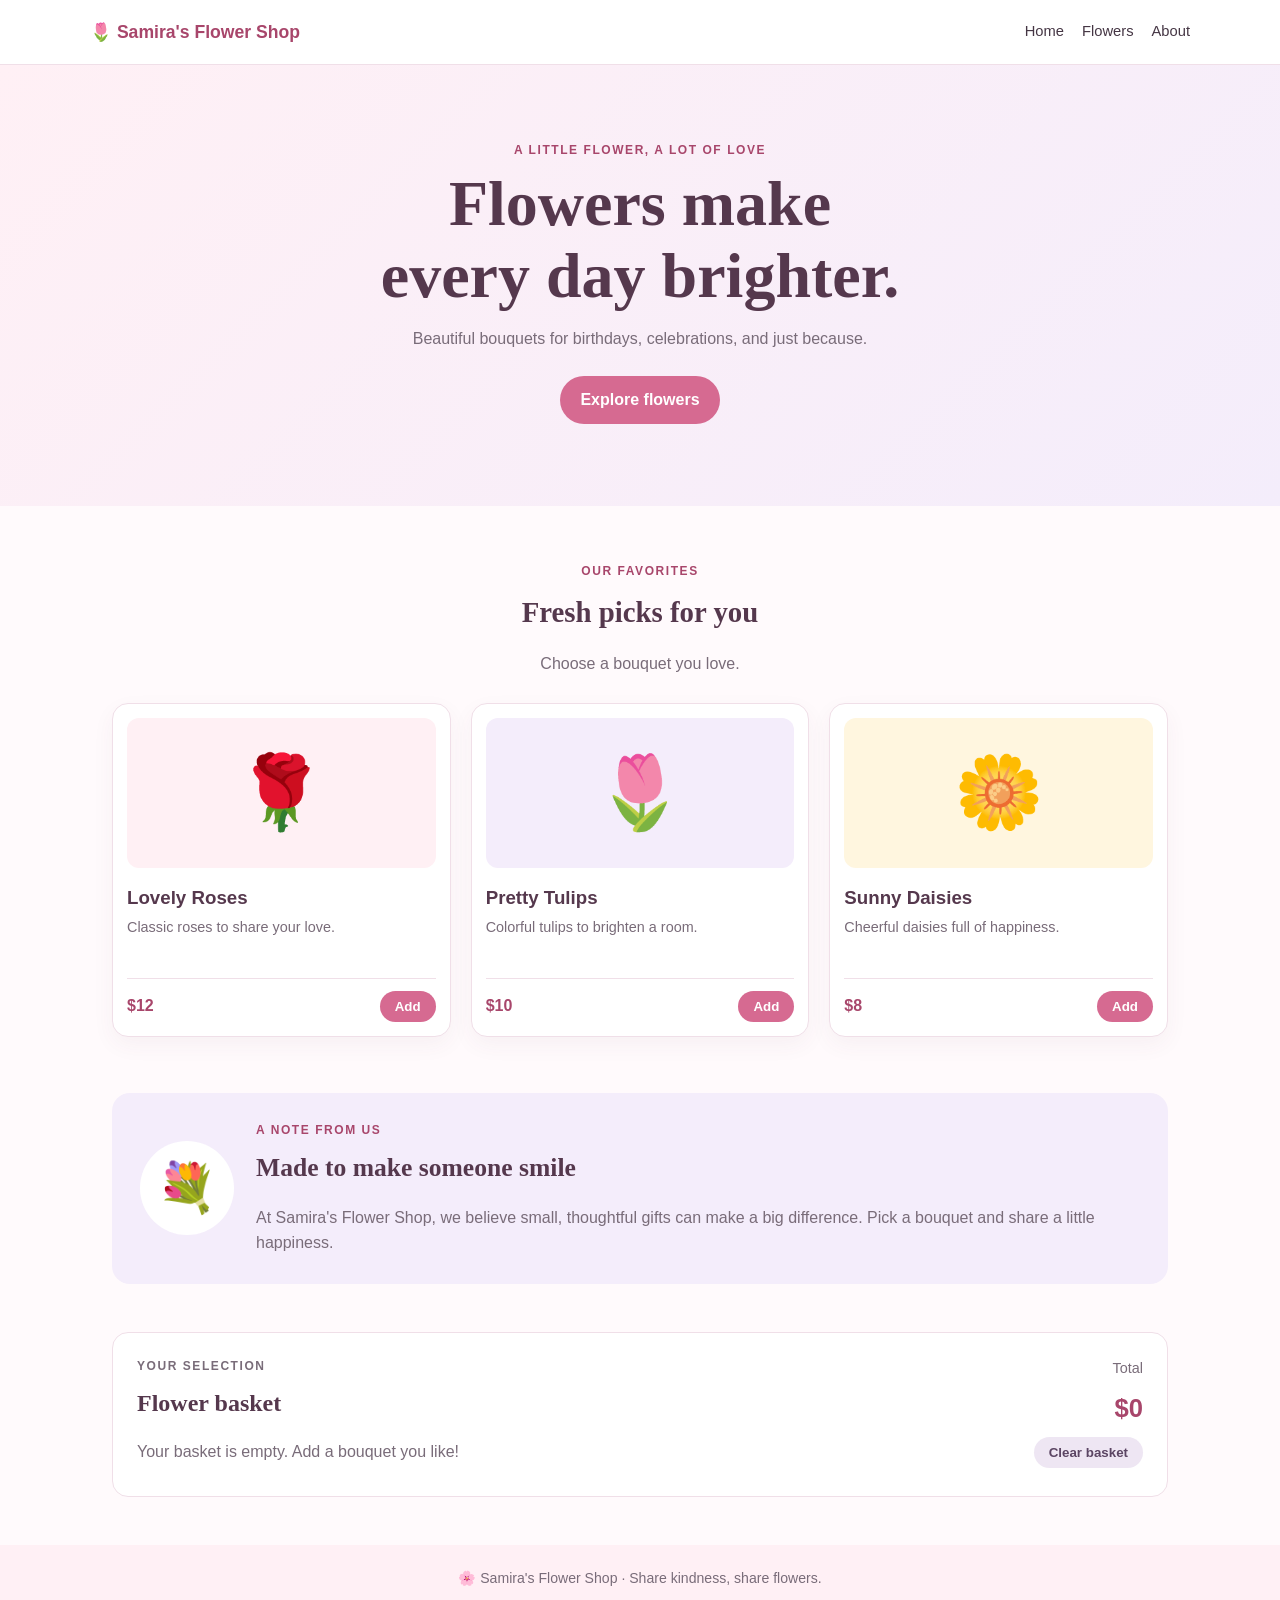
<file: index.html>
<!DOCTYPE html>
<html lang="en">
<head>
  <meta charset="UTF-8">
  <meta name="viewport" content="width=device-width, initial-scale=1.0">
  <title>Samira's Flower Shop</title>
  <link rel="stylesheet" href="style.css">
  <script src="script.js" defer></script>
</head>
<body>
  <header class="site-header">
    <a class="logo" href="#home">🌷 Samira's Flower Shop</a>
    <nav aria-label="Main navigation">
      <a href="#home">Home</a>
      <a href="#flowers">Flowers</a>
      <a href="#about">About</a>
    </nav>
  </header>

  <main>
    <section class="hero" id="home">
      <p class="eyebrow">A LITTLE FLOWER, A LOT OF LOVE</p>
      <h1>Flowers make<br>every day brighter.</h1>
      <p>Beautiful bouquets for birthdays, celebrations, and just because.</p>
      <a class="primary-button" href="#flowers">Explore flowers</a>
    </section>

    <section class="flowers-section" id="flowers">
      <div class="section-heading">
        <p class="eyebrow">OUR FAVORITES</p>
        <h2>Fresh picks for you</h2>
        <p>Choose a bouquet you love.</p>
      </div>

      <div class="flower-grid">
        <article class="flower-card">
          <div class="flower-art rose-art" aria-hidden="true">🌹</div>
          <h3>Lovely Roses</h3>
          <p>Classic roses to share your love.</p>
          <div class="card-bottom">
            <span class="price">$12</span>
            <button class="add-button" type="button" data-flower="Lovely Roses" data-price="12">Add</button>
          </div>
        </article>

        <article class="flower-card">
          <div class="flower-art tulip-art" aria-hidden="true">🌷</div>
          <h3>Pretty Tulips</h3>
          <p>Colorful tulips to brighten a room.</p>
          <div class="card-bottom">
            <span class="price">$10</span>
            <button class="add-button" type="button" data-flower="Pretty Tulips" data-price="10">Add</button>
          </div>
        </article>

        <article class="flower-card">
          <div class="flower-art daisy-art" aria-hidden="true">🌼</div>
          <h3>Sunny Daisies</h3>
          <p>Cheerful daisies full of happiness.</p>
          <div class="card-bottom">
            <span class="price">$8</span>
            <button class="add-button" type="button" data-flower="Sunny Daisies" data-price="8">Add</button>
          </div>
        </article>
      </div>
    </section>

    <section class="about-section" id="about">
      <div class="about-icon" aria-hidden="true">💐</div>
      <div>
        <p class="eyebrow">A NOTE FROM US</p>
        <h2>Made to make someone smile</h2>
        <p>At Samira's Flower Shop, we believe small, thoughtful gifts can make a big difference. Pick a bouquet and share a little happiness.</p>
      </div>
    </section>

    <section class="basket-section" aria-live="polite">
      <div>
        <p class="eyebrow">YOUR SELECTION</p>
        <h2>Flower basket</h2>
        <p id="basket-message">Your basket is empty. Add a bouquet you like!</p>
        <ul id="basket-list"></ul>
      </div>
      <div class="basket-total">
        <span>Total</span>
        <strong id="basket-total">$0</strong>
        <button id="clear-basket" class="clear-button" type="button">Clear basket</button>
      </div>
    </section>
  </main>

  <footer>
    <p>🌸 Samira's Flower Shop · Share kindness, share flowers.</p>
  </footer>
</body>
</html>
</file>
<file: style.css>
/* Samira's Flower Shop — simple beginner-friendly CSS */
:root {
  --pink: #d66a91;
  --pink-dark: #a8466b;
  --pink-pale: #fff0f5;
  --lavender: #f2eafa;
  --green: #547b5d;
  --text: #453644;
  --muted: #796c79;
  --white: #ffffff;
  --border: #f0dfe8;
}

* {
  box-sizing: border-box;
}

html {
  scroll-behavior: smooth;
}

body {
  margin: 0;
  background: #fffafc;
  color: var(--text);
  font-family: Arial, Helvetica, sans-serif;
  line-height: 1.6;
}

.site-header {
  display: flex;
  justify-content: space-between;
  align-items: center;
  gap: 16px;
  padding: 18px max(5%, calc((100% - 1100px) / 2));
  background: var(--white);
  border-bottom: 1px solid var(--border);
}

.logo {
  color: var(--pink-dark);
  font-size: 1.1rem;
  font-weight: bold;
  text-decoration: none;
}

nav {
  display: flex;
  gap: 18px;
}

nav a {
  color: var(--text);
  font-size: 0.92rem;
  text-decoration: none;
}

nav a:hover {
  color: var(--pink-dark);
}

.hero {
  padding: 76px 20px 82px;
  background: linear-gradient(135deg, #fff0f5, #f4edfb);
  text-align: center;
}

.eyebrow {
  margin: 0 0 8px;
  color: var(--pink-dark);
  font-size: 0.75rem;
  font-weight: bold;
  letter-spacing: 0.13em;
}

.hero h1 {
  margin: 0 0 14px;
  color: #55384d;
  font-family: Georgia, "Times New Roman", serif;
  font-size: clamp(2.4rem, 6vw, 4rem);
  line-height: 1.12;
}

.hero > p:not(.eyebrow) {
  max-width: 520px;
  margin: 0 auto 25px;
  color: var(--muted);
}

.primary-button {
  display: inline-block;
  padding: 11px 20px;
  background: var(--pink);
  color: var(--white);
  border-radius: 999px;
  font-weight: bold;
  text-decoration: none;
}

.primary-button:hover,
.add-button:hover {
  background: var(--pink-dark);
}

.flowers-section {
  max-width: 1100px;
  margin: 0 auto;
  padding: 56px 22px;
}

.section-heading {
  margin-bottom: 26px;
  text-align: center;
}

.section-heading h2,
.about-section h2,
.basket-section h2 {
  margin: 0 0 7px;
  color: #55384d;
  font-family: Georgia, "Times New Roman", serif;
  font-size: 1.8rem;
}

.section-heading > p:last-child,
.about-section p:last-child,
.basket-section p {
  color: var(--muted);
}

.flower-grid {
  display: grid;
  grid-template-columns: repeat(3, minmax(0, 1fr));
  gap: 20px;
}

.flower-card {
  padding: 14px;
  background: var(--white);
  border: 1px solid var(--border);
  border-radius: 16px;
  box-shadow: 0 8px 22px rgba(99, 58, 80, 0.05);
}

.flower-art {
  display: grid;
  place-items: center;
  min-height: 150px;
  border-radius: 12px;
  font-size: 4.5rem;
}

.rose-art { background: #fff0f4; }
.tulip-art { background: #f4edfb; }
.daisy-art { background: #fff6df; }

.flower-card h3 {
  margin: 15px 0 3px;
  color: #55384d;
}

.flower-card p {
  min-height: 48px;
  margin: 0 0 14px;
  color: var(--muted);
  font-size: 0.9rem;
}

.card-bottom {
  display: flex;
  justify-content: space-between;
  align-items: center;
  padding-top: 12px;
  border-top: 1px solid var(--border);
}

.price {
  color: var(--pink-dark);
  font-weight: bold;
}

.add-button,
.clear-button {
  padding: 8px 15px;
  border: 0;
  border-radius: 999px;
  background: var(--pink);
  color: var(--white);
  font-weight: bold;
  cursor: pointer;
}

.about-section {
  display: flex;
  align-items: center;
  gap: 22px;
  max-width: 1056px;
  margin: 0 auto 48px;
  padding: 28px;
  background: #f4edfb;
  border-radius: 18px;
}

.about-icon {
  display: grid;
  place-items: center;
  width: 94px;
  height: 94px;
  flex-shrink: 0;
  background: var(--white);
  border-radius: 50%;
  font-size: 3rem;
}

.about-section h2 {
  font-size: 1.6rem;
}

.about-section p:last-child {
  margin-bottom: 0;
}

.basket-section {
  display: flex;
  justify-content: space-between;
  align-items: flex-start;
  gap: 20px;
  max-width: 1056px;
  margin: 0 auto 48px;
  padding: 24px;
  background: var(--white);
  border: 1px solid var(--border);
  border-radius: 16px;
}

.basket-section h2 {
  font-size: 1.5rem;
}

#basket-message {
  margin-bottom: 8px;
}

#basket-list {
  margin: 0;
  padding-left: 20px;
  color: var(--text);
}

.basket-total {
  display: flex;
  flex-direction: column;
  align-items: flex-end;
  gap: 8px;
  min-width: 120px;
}

.basket-total span {
  color: var(--muted);
  font-size: 0.9rem;
}

.basket-total strong {
  color: var(--pink-dark);
  font-size: 1.6rem;
}

.clear-button {
  background: #eee6f3;
  color: #5b4563;
}

.clear-button:hover {
  background: #e3d4ed;
}

footer {
  padding: 22px;
  background: #fff0f5;
  color: var(--muted);
  text-align: center;
  font-size: 0.88rem;
}

footer p {
  margin: 0;
}

@media (max-width: 680px) {
  .site-header {
    align-items: flex-start;
    flex-direction: column;
  }

  nav {
    gap: 14px;
  }

  .hero {
    padding: 58px 18px;
  }

  .flower-grid {
    grid-template-columns: 1fr;
  }

  .flower-card p {
    min-height: 0;
  }

  .about-section {
    margin: 0 16px 30px;
    padding: 20px;
    align-items: flex-start;
    flex-direction: column;
  }

  .basket-section {
    margin: 0 16px 30px;
    flex-direction: column;
  }

  .basket-total {
    align-items: flex-start;
  }
}
</file>
